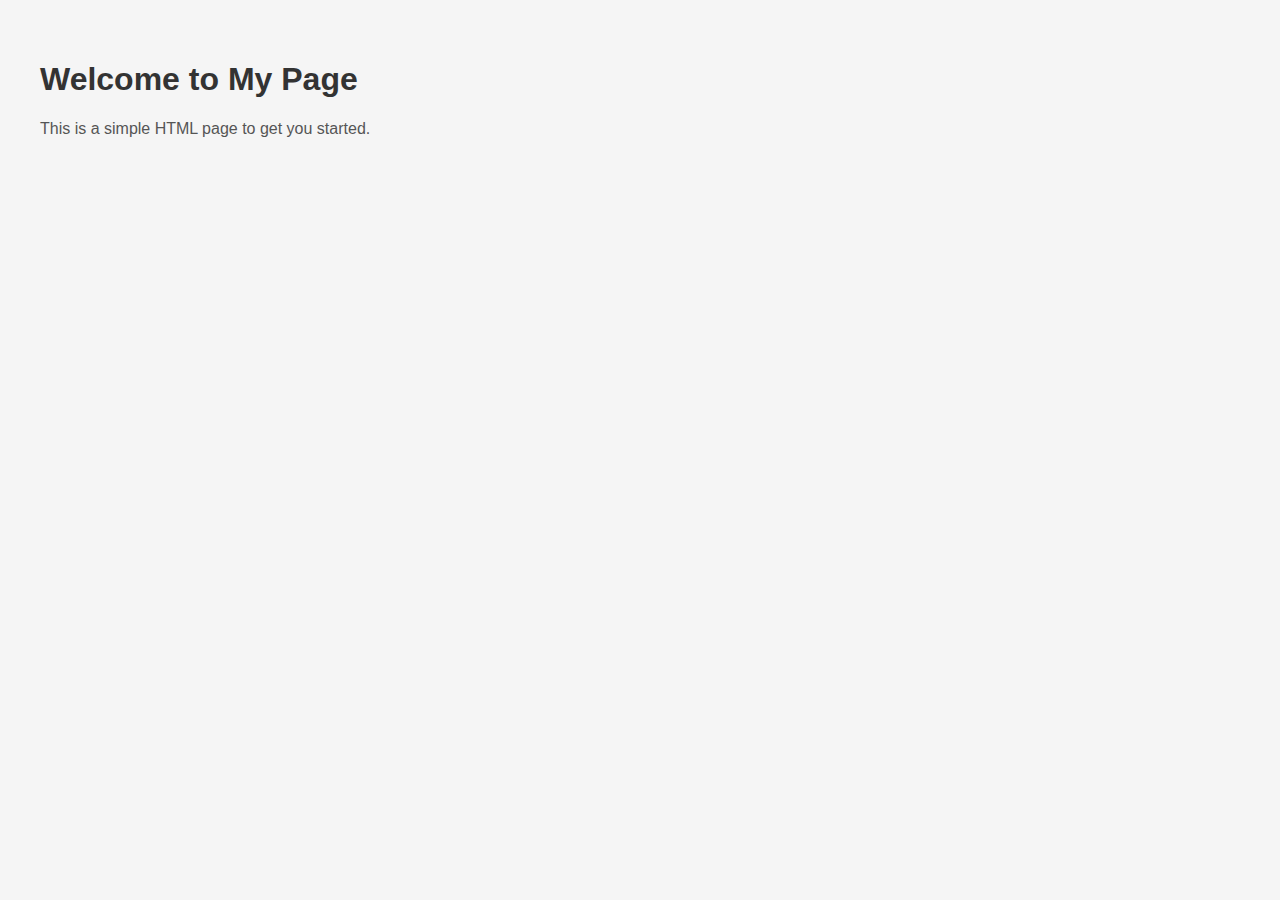
<file: index.html>
<!DOCTYPE html>
<html lang="en">
<head>
    <meta charset="UTF-8">
    <meta name="viewport" content="width=device-width, initial-scale=1.0">
    <title>My Basic Page</title>
    <style>
        body {
            font-family: Arial, sans-serif;
            padding: 2rem;
            background-color: #f5f5f5;
        }
        h1 {
            color: #333;
        }
        p {
            color: #555;
        }
    </style>
</head>
<body>
    <h1>Welcome to My Page</h1>
    <p>This is a simple HTML page to get you started.</p>
</body>
</html>
</file>
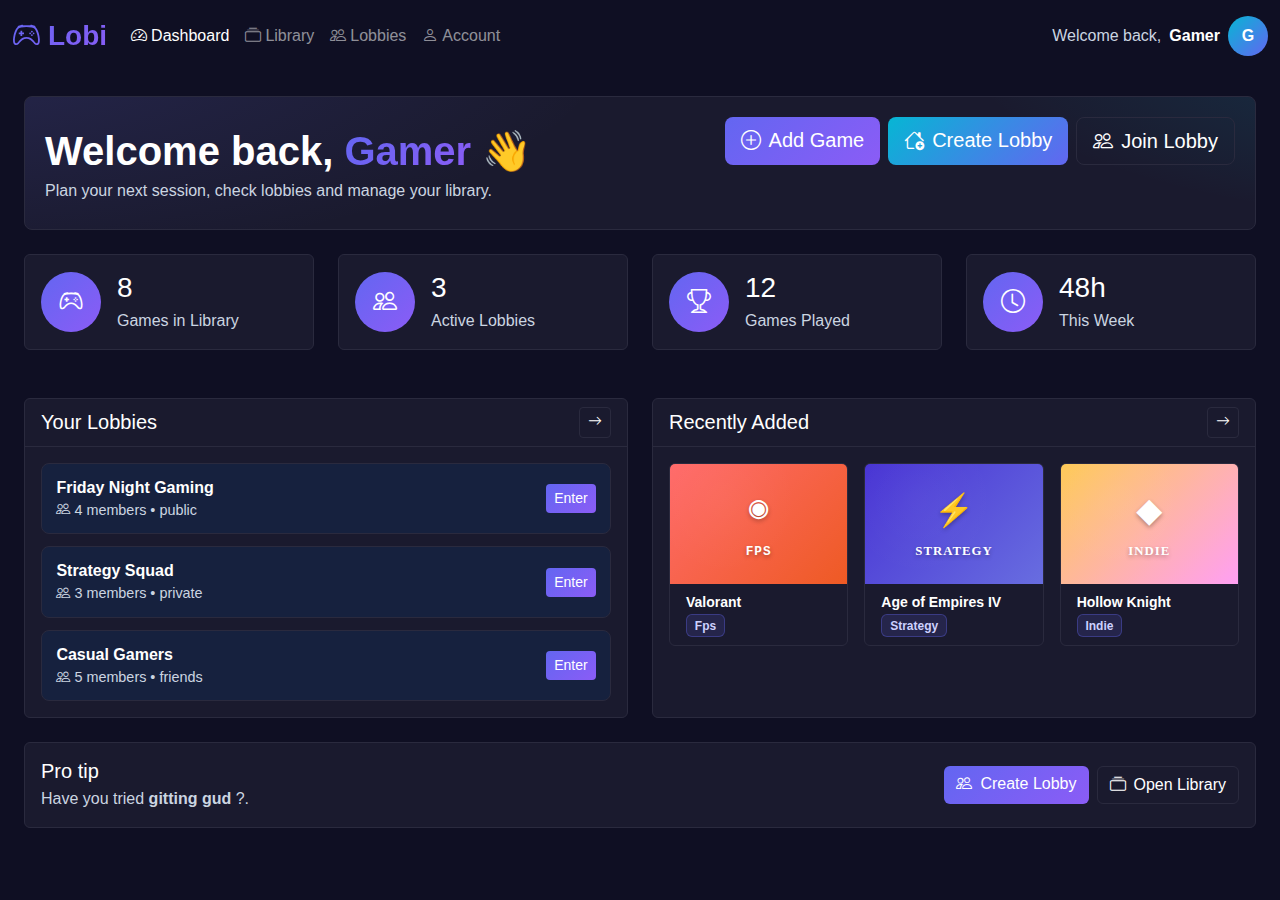
<file: dashboard.html>
<!DOCTYPE html>
<html lang="en">
<head>
    <meta charset="UTF-8">
    <meta name="viewport" content="width=device-width, initial-scale=1.0">
    <title>Lobi - Dashboard</title>

    <!-- Bootstrap -->
    <link href="https://cdn.jsdelivr.net/npm/bootstrap@5.3.2/dist/css/bootstrap.min.css" rel="stylesheet">
    <link href="https://cdn.jsdelivr.net/npm/bootstrap-icons@1.11.1/font/bootstrap-icons.css" rel="stylesheet">

    <!-- Theme -->
    <link rel="stylesheet" href="styles.css">
</head>
<body>
    <!-- Nav -->
    <nav class="navbar navbar-expand-lg navbar-dark sticky-top">
        <div class="container-fluid">
            <a class="navbar-brand fw-bold fs-3" href="index.html">
                <i class="bi bi-controller me-2"></i>Lobi
            </a>

            <button class="navbar-toggler" type="button" data-bs-toggle="collapse" data-bs-target="#navbarNav">
                <span class="navbar-toggler-icon"></span>
            </button>

            <div class="collapse navbar-collapse" id="navbarNav">
                <ul class="navbar-nav me-auto">
                    <li class="nav-item">
                        <a class="nav-link active" href="dashboard.html">
                            <i class="bi bi-speedometer2 me-1"></i>Dashboard
                        </a>
                    </li>
                    <li class="nav-item">
                        <a class="nav-link" href="library.html">
                            <i class="bi bi-collection me-1"></i>Library
                        </a>
                    </li>
                    <li class="nav-item">
                        <a class="nav-link" href="lobbies.html">
                            <i class="bi bi-people me-1"></i>Lobbies
                        </a>
                    </li>
                    <li class="nav-item">
                        <a class="nav-link" href="account.html">
                            <i class="bi bi-person me-1"></i>Account
                        </a>
                    </li>
                    <li class="nav-item">
                        <button class="nav-link btn btn-link text-warning" id="reset-cache-btn" onclick="resetCache()" style="display: none;" aria-label="Reset cached data">
                            <i class="bi bi-arrow-clockwise me-1"></i>Reset Cache
                        </button>
                    </li>
                </ul>

                <div class="navbar-text d-flex align-items-center gap-2">
                    <span class="text-secondary d-none d-sm-inline">Welcome back,</span>
                    <span class="fw-semibold">Gamer</span>
                    <div class="user-avatar rounded-circle d-inline-flex align-items-center justify-content-center">G</div>
                </div>
            </div>
        </div>
    </nav>

    <main class="container-fluid p-4">
        <!-- Hero / Welcome -->
        <section class="dashboard-hero mb-4">
            <div class="d-flex flex-column flex-lg-row align-items-start align-items-lg-center justify-content-between gap-3">
                <div>
                    <h1 class="mb-1 fw-bold">
                        Welcome back, <span class="text-gradient">Gamer</span> 👋
                    </h1>
                    <p class="text-secondary mb-0">Plan your next session, check lobbies and manage your library.</p>
                </div>
                <div class="d-flex flex-wrap gap-2 hero-actions">
                    <a href="library.html" class="btn btn-primary btn-lg">
                        <i class="bi bi-plus-circle me-2"></i>Add Game
                    </a>
                    <a href="lobbies.html" class="btn btn-info btn-lg">
                        <i class="bi bi-house-add me-2"></i>Create Lobby
                    </a>
                    <a href="lobbies.html" class="btn btn-outline-light btn-lg">
                        <i class="bi bi-people me-2"></i>Join Lobby
                    </a>
                </div>
            </div>
        </section>

        <!-- Stats -->
        <section class="mb-5">
            <div class="row g-4">
                <div class="col-xl-3 col-md-6">
                    <div class="card stat-card h-100">
                        <div class="card-body d-flex align-items-center">
                            <div class="stat-icon rounded-circle me-3">
                                <i class="bi bi-controller"></i>
                            </div>
                            <div>
                                <h3 class="card-title mb-1" id="games-count">0</h3>
                                <p class="card-text mb-0">Games in Library</p>
                            </div>
                        </div>
                    </div>
                </div>
                <div class="col-xl-3 col-md-6">
                    <div class="card stat-card h-100">
                        <div class="card-body d-flex align-items-center">
                            <div class="stat-icon rounded-circle me-3">
                                <i class="bi bi-people"></i>
                            </div>
                            <div>
                                <h3 class="card-title mb-1" id="lobbies-count">0</h3>
                                <p class="card-text mb-0">Active Lobbies</p>
                            </div>
                        </div>
                    </div>
                </div>
                <div class="col-xl-3 col-md-6">
                    <div class="card stat-card h-100">
                        <div class="card-body d-flex align-items-center">
                            <div class="stat-icon rounded-circle me-3">
                                <i class="bi bi-trophy"></i>
                            </div>
                            <div>
                                <h3 class="card-title mb-1">12</h3>
                                <p class="card-text mb-0">Games Played</p>
                            </div>
                        </div>
                    </div>
                </div>
                <div class="col-xl-3 col-md-6">
                    <div class="card stat-card h-100">
                        <div class="card-body d-flex align-items-center">
                            <div class="stat-icon rounded-circle me-3">
                                <i class="bi bi-clock"></i>
                            </div>
                            <div>
                                <h3 class="card-title mb-1">48h</h3>
                                <p class="card-text mb-0">This Week</p>
                            </div>
                        </div>
                    </div>
                </div>
            </div>
        </section>

        <!-- Panels -->
        <section class="mb-4">
            <div class="row g-4">
                <!-- Lobbies preview -->
                <div class="col-xl-6">
                    <div class="card panel-card h-100">
                        <div class="card-header d-flex justify-content-between align-items-center">
                            <h5 class="mb-0">Your Lobbies</h5>
                            <a href="lobbies.html" class="btn btn-sm btn-outline-light"><i class="bi bi-arrow-right"></i></a>
                        </div>
                        <div class="card-body">
                            <ul class="mini-list" id="lobbies-preview">
                                <!-- Optional: populate later via JS -->
                                <li class="mini-item">
                                    <div>
                                        <div class="mini-title">Friday Night Gaming</div>
                                        <div class="mini-sub text-secondary"><i class="bi bi-people me-1"></i>4 members • public</div>
                                    </div>
                                    <a href="lobby.html" class="btn btn-sm btn-primary">Enter</a>
                                </li>
                                <li class="mini-item">
                                    <div>
                                        <div class="mini-title">Strategy Squad</div>
                                        <div class="mini-sub text-secondary"><i class="bi bi-people me-1"></i>3 members • private</div>
                                    </div>
                                    <a href="lobby.html" class="btn btn-sm btn-primary">Enter</a>
                                </li>
                            </ul>
                        </div>
                    </div>
                </div>

                <!-- Library preview -->
                <div class="col-xl-6">
                    <div class="card panel-card h-100">
                        <div class="card-header d-flex justify-content-between align-items-center">
                            <h5 class="mb-0">Recently Added</h5>
                            <a href="library.html" class="btn btn-sm btn-outline-light"><i class="bi bi-arrow-right"></i></a>
                        </div>
                        <div class="card-body">
                            <div class="row g-3" id="library-preview">
                                <div class="col-6 col-md-4">
                                    <div class="card game-tile h-100">
                                        <div class="game-icon icon-fps">
                                            <div class="symbol"></div>
                                            <div class="genre-text">FPS</div>
                                        </div>
                                        <div class="card-body py-2">
                                            <div class="small fw-semibold">Counter-Strike 2</div>
                                            <span class="badge badge-soft">FPS</span>
                                        </div>
                                    </div>
                                </div>
                                <div class="col-6 col-md-4">
                                    <div class="card game-tile h-100">
                                        <div class="game-icon icon-strategy">
                                            <div class="symbol"></div>
                                            <div class="genre-text">STRATEGY</div>
                                        </div>
                                        <div class="card-body py-2">
                                            <div class="small fw-semibold">Civilization VI</div>
                                            <span class="badge badge-soft">Strategy</span>
                                        </div>
                                    </div>
                                </div>
                                <div class="col-6 col-md-4 d-none d-md-block">
                                    <div class="card game-tile h-100">
                                        <div class="game-icon icon-rpg">
                                            <div class="symbol"></div>
                                            <div class="genre-text">RPG</div>
                                        </div>
                                        <div class="card-body py-2">
                                            <div class="small fw-semibold">The Witcher 3</div>
                                            <span class="badge badge-soft">RPG</span>
                                        </div>
                                    </div>
                                </div>
                                <!-- More tiles can be injected by JS later -->
                            </div>
                        </div>
                    </div>
                </div>
            </div>
        </section>

        <!-- Quick tips / CTA -->
        <section>
            <div class="card panel-card">
                <div class="card-body d-flex flex-wrap align-items-center justify-content-between gap-3">
                    <div>
                        <h5 class="mb-1">Pro tip</h5>
                        <p class="text-secondary mb-0">Have you tried <span class="fw-semibold">gitting gud</span> ?.</p>
                    </div>
                    <div class="d-flex gap-2">
                        <a href="lobbies.html" class="btn btn-primary"><i class="bi bi-people me-2"></i>Create Lobby</a>
                        <a href="library.html" class="btn btn-outline-light"><i class="bi bi-collection me-2"></i>Open Library</a>
                    </div>
                </div>
            </div>
        </section>
    </main>

    <!-- Toasts -->
    <div class="toast-container position-fixed top-0 end-0 p-3" id="toast-container"></div>

    <!-- Scripts -->
    <script src="https://cdn.jsdelivr.net/npm/bootstrap@5.3.2/dist/js/bootstrap.bundle.min.js"></script>
    <script src="js/common.js"></script>
    <script src="js/dashboard.js"></script>
</body>
</html>
</file>
<file: styles.css>
:root {
    --primary-color: #6366f1;
    --secondary-color: #8b5cf6;
    --accent-color: #06b6d4;
    --bg-primary: #0f0f23;
    --bg-secondary: #1a1a2e;
    --bg-tertiary: #16213e;
    --text-primary: #ffffff;
    --text-secondary: #cbd5e1;
    --text-tertiary: #94a3b8;
    --border-color: #2a2a3e;
    --success-color: #10b981;
    --warning-color: #f59e0b;
    --error-color: #ef4444;
    --gradient-primary: linear-gradient(135deg, var(--primary-color), var(--secondary-color));
    --gradient-accent: linear-gradient(135deg, var(--accent-color), var(--primary-color));
    --shadow-soft: 0 4px 6px -1px rgba(0, 0, 0, 0.1), 0 2px 4px -1px rgba(0, 0, 0, 0.06);
    --shadow-medium: 0 10px 15px -3px rgba(0, 0, 0, 0.1), 0 4px 6px -2px rgba(0, 0, 0, 0.05);
    --shadow-large: 0 20px 25px -5px rgba(0, 0, 0, 0.1), 0 10px 10px -5px rgba(0, 0, 0, 0.04);
    --border-radius: 8px;
    --transition-fast: 0.15s ease;
    --transition-normal: 0.3s ease;
    --transition-slow: 0.5s ease;
}

/* Override Bootstrap defaults for dark theme */
body {
    background: var(--bg-primary) !important;
    color: var(--text-primary) !important;
    font-family: 'Segoe UI', Tahoma, Geneva, Verdana, sans-serif;
}

/* Fix Bootstrap text utilities for dark theme */
.text-muted {
    color: var(--text-secondary) !important;
}

.text-secondary {
    color: var(--text-secondary) !important;
}

.text-dark {
    color: var(--text-primary) !important;
}

/* Bootstrap component overrides */
.navbar-brand {
    background: var(--gradient-primary);
    -webkit-background-clip: text;
    -webkit-text-fill-color: transparent;
    background-clip: text;
}

.navbar-dark {
    background: transparent !important;
    transition: var(--transition-normal);
}

.navbar-scrolled {
    background: var(--bg-secondary) !important;
    border-bottom: 1px solid var(--border-color);
    backdrop-filter: blur(10px);
}

.navbar-text {
    color: var(--text-primary) !important;
}

.user-avatar {
    width: 40px;
    height: 40px;
    background: var(--gradient-accent);
    color: white;
    font-weight: 600;
    transition: var(--transition-fast);
}

.user-avatar:hover {
    transform: scale(1.05);
}

/* Card overrides for dark theme */
.card {
    background: var(--bg-secondary) !important;
    border: 1px solid var(--border-color) !important;
    color: var(--text-primary) !important;
    transition: var(--transition-normal);
}

.card:hover {
    transform: translateY(-4px);
    box-shadow: var(--shadow-large);
    border-color: var(--primary-color) !important;
}

.stat-card .card-body {
    cursor: pointer;
}

.stat-icon {
    width: 60px;
    height: 60px;
    background: var(--gradient-primary);
    display: flex;
    align-items: center;
    justify-content: center;
    font-size: 1.5rem;
    color: white;
}

.card-title {
    color: var(--text-primary) !important;
}

.card-text {
    color: var(--text-secondary) !important;
}

/* Button overrides */
.btn-primary {
    background: var(--gradient-primary) !important;
    border: none !important;
    color: white !important;
}

.btn-primary:hover {
    background: var(--primary-color) !important;
    transform: translateY(-2px);
    box-shadow: var(--shadow-medium);
}

.btn-outline-light {
    border-color: var(--border-color) !important;
    color: var(--text-primary) !important;
}

.btn-outline-light:hover {
    background: var(--bg-tertiary) !important;
    border-color: var(--primary-color) !important;
    color: var(--text-primary) !important;
}

.btn-info {
    background: var(--gradient-accent) !important;
    border: none !important;
    color: white !important;
}

.btn-info:hover {
    background: var(--accent-color) !important;
    transform: translateY(-2px);
}

/* Text gradient utility */
.text-gradient {
    background: var(--gradient-primary);
    -webkit-background-clip: text;
    -webkit-text-fill-color: transparent;
    background-clip: text;
}

/* Reset Cache Button Styling */
#reset-cache-btn {
    color: var(--warning-color) !important;
    border: 1px solid var(--warning-color) !important;
    border-radius: var(--border-radius) !important;
    margin-left: 0.5rem;
    font-size: 0.9rem;
}

#reset-cache-btn:hover {
    background: var(--warning-color) !important;
    color: var(--bg-primary) !important;
    transform: translateY(-1px);
}

#reset-cache-btn i {
    animation: spin-slow 2s linear infinite;
}

#reset-cache-btn:hover i {
    animation: spin-fast 0.5s linear infinite;
}

@keyframes spin-slow {
    from { transform: rotate(0deg); }
    to { transform: rotate(360deg); }
}

@keyframes spin-fast {
    from { transform: rotate(0deg); }
    to { transform: rotate(360deg); }
}

/* Toast overrides */
.toast {
    background: var(--bg-secondary) !important;
    border: 1px solid var(--border-color) !important;
    color: var(--text-primary) !important;
}

.toast-header {
    background: var(--bg-secondary) !important;
    border-bottom: 1px solid var(--border-color) !important;
    color: var(--text-primary) !important;
}

.toast-body {
    color: var(--text-primary) !important;
}

/* ========================================== */
/* LANDING PAGE SPECIFIC STYLES */
/* ========================================== */

.landing-page {
    overflow-x: hidden;
}

/* Hero Section */
.hero-section {
    min-height: 100vh;
    background: var(--bg-primary);
    position: relative;
    overflow: hidden;
}

.hero-background {
    position: absolute;
    top: 0;
    left: 0;
    width: 100%;
    height: 100%;
    background: 
        radial-gradient(circle at 20% 80%, var(--primary-color) 0%, transparent 50%),
        radial-gradient(circle at 80% 20%, var(--secondary-color) 0%, transparent 50%),
        radial-gradient(circle at 40% 40%, var(--accent-color) 0%, transparent 50%);
    opacity: 0.1;
    animation: pulse-bg 8s ease-in-out infinite;
}

.hero-particles {
    position: absolute;
    width: 100%;
    height: 100%;
    background-image: 
        radial-gradient(2px 2px at 20px 30px, rgba(255,255,255,0.3), transparent),
        radial-gradient(2px 2px at 40px 70px, rgba(99, 102, 241, 0.4), transparent),
        radial-gradient(1px 1px at 90px 40px, rgba(139, 92, 246, 0.3), transparent);
    background-size: 100px 80px;
    animation: float-particles 20s linear infinite;
}

@keyframes pulse-bg {
    0%, 100% { opacity: 0.1; }
    50% { opacity: 0.2; }
}

@keyframes float-particles {
    0% { transform: translateY(0px); }
    100% { transform: translateY(-100px); }
}

.hero-title {
    font-size: 3.5rem;
    font-weight: 800;
    line-height: 1.2;
    margin-bottom: 1.5rem;
}

.hero-subtitle {
    font-size: 1.25rem;
    color: var(--text-secondary);
    margin-bottom: 2.5rem;
    line-height: 1.6;
}

.hero-actions {
    margin-bottom: 3rem;
}

.hero-stats {
    display: flex;
    gap: 2rem;
    flex-wrap: wrap;
}

.stat-item {
    text-align: center;
}

.stat-number {
    font-size: 2rem;
    font-weight: 700;
    color: var(--primary-color);
}

.stat-label {
    font-size: 0.9rem;
    color: var(--text-secondary);
    margin-top: 0.5rem;
}

/* Hero Visual */
.hero-visual {
    position: relative;
    height: 400px;
    display: flex;
    align-items: center;
    justify-content: center;
}

.gaming-console {
    position: relative;
    z-index: 2;
}

.console-glow {
    width: 200px;
    height: 200px;
    background: var(--gradient-primary);
    border-radius: 50%;
    display: flex;
    align-items: center;
    justify-content: center;
    box-shadow: 
        0 0 60px rgba(99, 102, 241, 0.4),
        0 0 100px rgba(139, 92, 246, 0.2);
    animation: console-pulse 3s ease-in-out infinite;
}

@keyframes console-pulse {
    0%, 100% { transform: scale(1); }
    50% { transform: scale(1.05); }
}

.floating-elements {
    position: absolute;
    width: 100%;
    height: 100%;
}

.floating-game {
    position: absolute;
    font-size: 2rem;
    animation: float-game 6s ease-in-out infinite;
    opacity: 0.8;
}

.game-1 {
    top: 10%;
    left: 20%;
    animation-delay: 0s;
}

.game-2 {
    top: 20%;
    right: 10%;
    animation-delay: 1.5s;
}

.game-3 {
    bottom: 20%;
    left: 10%;
    animation-delay: 3s;
}

.game-4 {
    bottom: 10%;
    right: 20%;
    animation-delay: 4.5s;
}

@keyframes float-game {
    0%, 100% { transform: translateY(0px) rotate(0deg); }
    50% { transform: translateY(-20px) rotate(5deg); }
}

/* Sections */
.features-section,
.how-it-works-section,
.community-section {
    padding: 6rem 0;
    position: relative;
}

.features-section {
    background: var(--bg-secondary);
}

.community-section {
    background: var(--bg-secondary);
}

.section-title {
    font-size: 2.5rem;
    font-weight: 700;
    margin-bottom: 1rem;
}

.section-subtitle {
    font-size: 1.1rem;
    color: var(--text-secondary);
    margin-bottom: 3rem;
}

/* Feature Cards */
.feature-card {
    background: var(--bg-primary);
    border: 1px solid var(--border-color);
    border-radius: var(--border-radius);
    padding: 2rem;
    text-align: center;
    transition: var(--transition-normal);
    height: 100%;
}

.feature-card:hover {
    transform: translateY(-8px);
    border-color: var(--primary-color);
    box-shadow: var(--shadow-large);
}

.feature-icon {
    width: 80px;
    height: 80px;
    background: var(--gradient-primary);
    border-radius: 50%;
    display: flex;
    align-items: center;
    justify-content: center;
    font-size: 2rem;
    margin: 0 auto 1.5rem;
    color: white;
}

.feature-card h4 {
    margin-bottom: 1rem;
    font-weight: 600;
}

.feature-card p {
    color: var(--text-secondary);
    line-height: 1.6;
}

/* Step Cards */
.step-card {
    padding: 2rem;
    position: relative;
}

.step-number {
    position: absolute;
    top: -15px;
    left: 50%;
    transform: translateX(-50%);
    width: 40px;
    height: 40px;
    background: var(--gradient-primary);
    border-radius: 50%;
    display: flex;
    align-items: center;
    justify-content: center;
    font-weight: 700;
    font-size: 1.2rem;
    color: white;
    box-shadow: var(--shadow-medium);
}

.step-icon {
    width: 100px;
    height: 100px;
    background: var(--bg-secondary);
    border: 2px solid var(--border-color);
    border-radius: 50%;
    display: flex;
    align-items: center;
    justify-content: center;
    font-size: 2.5rem;
    margin: 2rem auto 1.5rem;
    color: var(--primary-color);
    transition: var(--transition-normal);
}

.step-card:hover .step-icon {
    border-color: var(--primary-color);
    transform: scale(1.1);
}

.step-card h4 {
    margin-bottom: 1rem;
    font-weight: 600;
}

.step-card p {
    color: var(--text-secondary);
    line-height: 1.6;
}

/* Community Section */
.community-features {
    display: flex;
    flex-direction: column;
    gap: 1rem;
}

.community-feature {
    display: flex;
    align-items: center;
    gap: 1rem;
    font-size: 1.1rem;
}

.community-feature i {
    font-size: 1.5rem;
}

.community-visual {
    display: flex;
    justify-content: center;
    align-items: center;
    height: 300px;
}

.community-stats {
    display: flex;
    gap: 3rem;
}

.stat-circle {
    width: 120px;
    height: 120px;
    background: var(--gradient-accent);
    border-radius: 50%;
    display: flex;
    flex-direction: column;
    align-items: center;
    justify-content: center;
    text-align: center;
    animation: stat-bounce 4s ease-in-out infinite;
    box-shadow: 0 0 30px rgba(6, 182, 212, 0.3);
}

.stat-circle:nth-child(2) {
    animation-delay: 2s;
    background: var(--gradient-primary);
    box-shadow: 0 0 30px rgba(99, 102, 241, 0.3);
}

@keyframes stat-bounce {
    0%, 100% { transform: translateY(0px); }
    50% { transform: translateY(-10px); }
}

.stat-value {
    font-size: 1.5rem;
    font-weight: 700;
    color: white;
}

.stat-desc {
    font-size: 0.8rem;
    color: white;
    opacity: 0.9;
}

/* CTA Section */
.cta-section {
    background: linear-gradient(135deg, var(--primary-color), var(--secondary-color));
    padding: 6rem 0;
    text-align: center;
}

.cta-title {
    font-size: 3rem;
    font-weight: 700;
    margin-bottom: 1rem;
    color: white;
}

.cta-subtitle {
    font-size: 1.2rem;
    margin-bottom: 2.5rem;
    color: rgba(255, 255, 255, 0.9);
}

.cta-actions {
    margin-bottom: 2rem;
}

.cta-section .btn-outline-light:hover {
    background: white !important;
    color: var(--primary-color) !important;
}

/* Footer */
.footer {
    background: var(--bg-secondary);
    padding: 3rem 0 1rem;
    border-top: 1px solid var(--border-color);
}

.footer-brand {
    display: flex;
    align-items: center;
    font-size: 1.5rem;
    margin-bottom: 1rem;
    color: var(--text-primary);
}

.footer-text {
    color: var(--text-secondary);
    margin-bottom: 2rem;
}

.footer-links {
    display: flex;
    gap: 2rem;
    margin-bottom: 1rem;
    justify-content: flex-end;
}

.footer-links a {
    color: var(--text-secondary);
    text-decoration: none;
    transition: var(--transition-fast);
}

.footer-links a:hover {
    color: var(--primary-color);
}

.footer-social {
    display: flex;
    gap: 1rem;
    justify-content: flex-end;
}

.footer-social a {
    width: 40px;
    height: 40px;
    background: var(--bg-tertiary);
    border: 1px solid var(--border-color);
    border-radius: 50%;
    display: flex;
    align-items: center;
    justify-content: center;
    color: var(--text-secondary);
    text-decoration: none;
    transition: var(--transition-normal);
}

.footer-social a:hover {
    background: var(--primary-color);
    border-color: var(--primary-color);
    color: white;
    transform: translateY(-2px);
}

.footer-bottom {
    text-align: center;
    padding-top: 2rem;
    margin-top: 2rem;
    border-top: 1px solid var(--border-color);
    color: var(--text-secondary);
}

/* ========================================== */
/* EXISTING APP STYLES (Dashboard, Library, etc.) */
/* ========================================== */

/* Game Icons */
.game-icon {
    width: 100%;
    height: 160px;
    display: flex;
    flex-direction: column;
    align-items: center;
    justify-content: center;
    font-weight: bold;
    font-size: 1.2rem;
    color: white;
    text-shadow: 0 2px 4px rgba(0,0,0,0.3);
    position: relative;
    overflow: hidden;
    border-top-left-radius: calc(var(--bs-border-radius) - 1px);
    border-top-right-radius: calc(var(--bs-border-radius) - 1px);
}

.game-icon::before {
    content: '';
    position: absolute;
    top: 0;
    left: 0;
    right: 0;
    bottom: 0;
    opacity: 0.1;
    background-image: radial-gradient(circle at 30% 30%, rgba(255,255,255,0.3), transparent 50%);
}

.icon-fps { 
    background: linear-gradient(135deg, #ff6b6b, #ee5a24);
    font-family: 'Courier New', monospace;
}

.icon-strategy { 
    background: linear-gradient(135deg, #4834d4, #686de0);
    font-family: 'Times New Roman', serif;
}

.icon-rpg { 
    background: linear-gradient(135deg, #0abde3, #006ba6);
    font-family: 'Georgia', serif;
}

.icon-action { 
    background: linear-gradient(135deg, #ff9ff3, #f368e0);
    font-family: 'Impact', sans-serif;
}

.icon-indie { 
    background: linear-gradient(135deg, #feca57, #ff9ff3);
    font-family: 'Comic Sans MS', cursive;
}

.icon-fps .symbol::before { content: "◉"; }
.icon-strategy .symbol::before { content: "⚡"; }
.icon-rpg .symbol::before { content: "⚔"; }
.icon-action .symbol::before { content: "★"; }
.icon-indie .symbol::before { content: "◆"; }

.symbol {
    font-size: 2rem;
    margin-bottom: 0.5rem;
    z-index: 1;
    position: relative;
}

.genre-text {
    font-size: 0.8rem;
    font-weight: bold;
    letter-spacing: 1px;
    z-index: 1;
    position: relative;
}

/* Voting and game selection */
.selectable-game {
    background: var(--bg-tertiary) !important;
    border: 2px solid var(--border-color) !important;
    border-radius: var(--border-radius);
    cursor: pointer;
    transition: var(--transition-fast);
}

.selectable-game:hover {
    border-color: var(--primary-color) !important;
    transform: translateY(-2px);
}

.selectable-game.selected {
    border-color: var(--success-color) !important;
    background: rgba(16, 185, 129, 0.1) !important;
}

/* Responsive Design */
@media (max-width: 768px) {
    .hero-title {
        font-size: 2.5rem;
    }
    
    .hero-subtitle {
        font-size: 1.1rem;
    }
    
    .hero-stats {
        justify-content: center;
        gap: 1rem;
    }
    
    .hero-visual {
        height: 300px;
        margin-top: 2rem;
    }
    
    .console-glow {
        width: 150px;
        height: 150px;
    }
    
    .floating-game {
        font-size: 1.5rem;
    }
    
    .community-stats {
        gap: 1.5rem;
    }
    
    .stat-circle {
        width: 100px;
        height: 100px;
    }
    
    .section-title {
        font-size: 2rem;
    }
    
    .cta-title {
        font-size: 2.5rem;
    }
    
    .footer-links {
        justify-content: center;
        margin-bottom: 1.5rem;
    }
    
    .footer-social {
        justify-content: center;
    }
}

@media (max-width: 480px) {
    .hero-actions {
        display: flex;
        flex-direction: column;
        gap: 1rem;
    }
    
    .hero-actions .btn {
        width: 100%;
    }
    
    .community-features {
        text-align: center;
    }
    
    .community-stats {
        flex-direction: column;
        align-items: center;
    }
}

/* Scrollbar styling */
::-webkit-scrollbar {
    width: 8px;
}

::-webkit-scrollbar-track {
    background: var(--bg-primary);
}

::-webkit-scrollbar-thumb {
    background: var(--border-color);
    border-radius: 4px;
}

::-webkit-scrollbar-thumb:hover {
    background: var(--primary-color);
}

/* Selection styling */
::selection {
    background: var(--primary-color);
    color: white;
}

/* Focus improvements */
.btn:focus {
    box-shadow: 0 0 0 0.25rem rgba(99, 102, 241, 0.25) !important;
}

/* Smooth scrolling */
html {
    scroll-behavior: smooth;
}
/* Dashboard hero (reuses theme palette) */
.dashboard-hero {
    padding: 1.25rem 1.25rem 1rem;
    border: 1px solid var(--border-color);
    border-radius: var(--border-radius);
    background:
      radial-gradient(1200px 400px at -10% -50%, rgba(99,102,241,0.18), transparent 60%),
      radial-gradient(900px 300px at 120% -40%, rgba(6,182,212,0.18), transparent 60%),
      var(--bg-secondary);
}

/* Panels */
.panel-card .card-header {
    border-bottom: 1px solid var(--border-color);
    background: transparent;
}

/* Game tiles in previews */
.game-tile .game-icon {
    height: 120px;
}
.badge-soft {
    background: rgba(99,102,241,0.15);
    color: #cdd1ff;
    border: 1px solid rgba(99,102,241,0.35);
    font-weight: 600;
}

/* Mini list (lobby preview) */
.mini-list {
    list-style: none;
    padding: 0;
    margin: 0;
    display: grid;
    gap: .75rem;
}
.mini-item {
    display: flex;
    align-items: center;
    justify-content: space-between;
    gap: .75rem;
    padding: .75rem .9rem;
    border: 1px solid var(--border-color);
    border-radius: var(--border-radius);
    background: var(--bg-tertiary);
    transition: transform var(--transition-fast), border-color var(--transition-fast);
}
.mini-item:hover { 
    transform: translateY(-2px);
    border-color: var(--primary-color);
}
.mini-title { font-weight: 600; }
.mini-sub { font-size: .9rem; }

/* Make stat cards feel tappable */
.stat-card:hover { cursor: pointer; }

/* Navbar subtle background when scrolled (optional, works with common.js if you reuse) */
.navbar.navbar-scrolled {
    background: var(--bg-secondary) !important;
    box-shadow: 0 8px 24px rgba(0,0,0,0.25);
}

/* Responsiveness */
@media (max-width: 768px) {
    .dashboard-hero .hero-actions .btn-lg {
        padding: .65rem 1rem;
        font-size: 1rem;
    }
}
</file>
